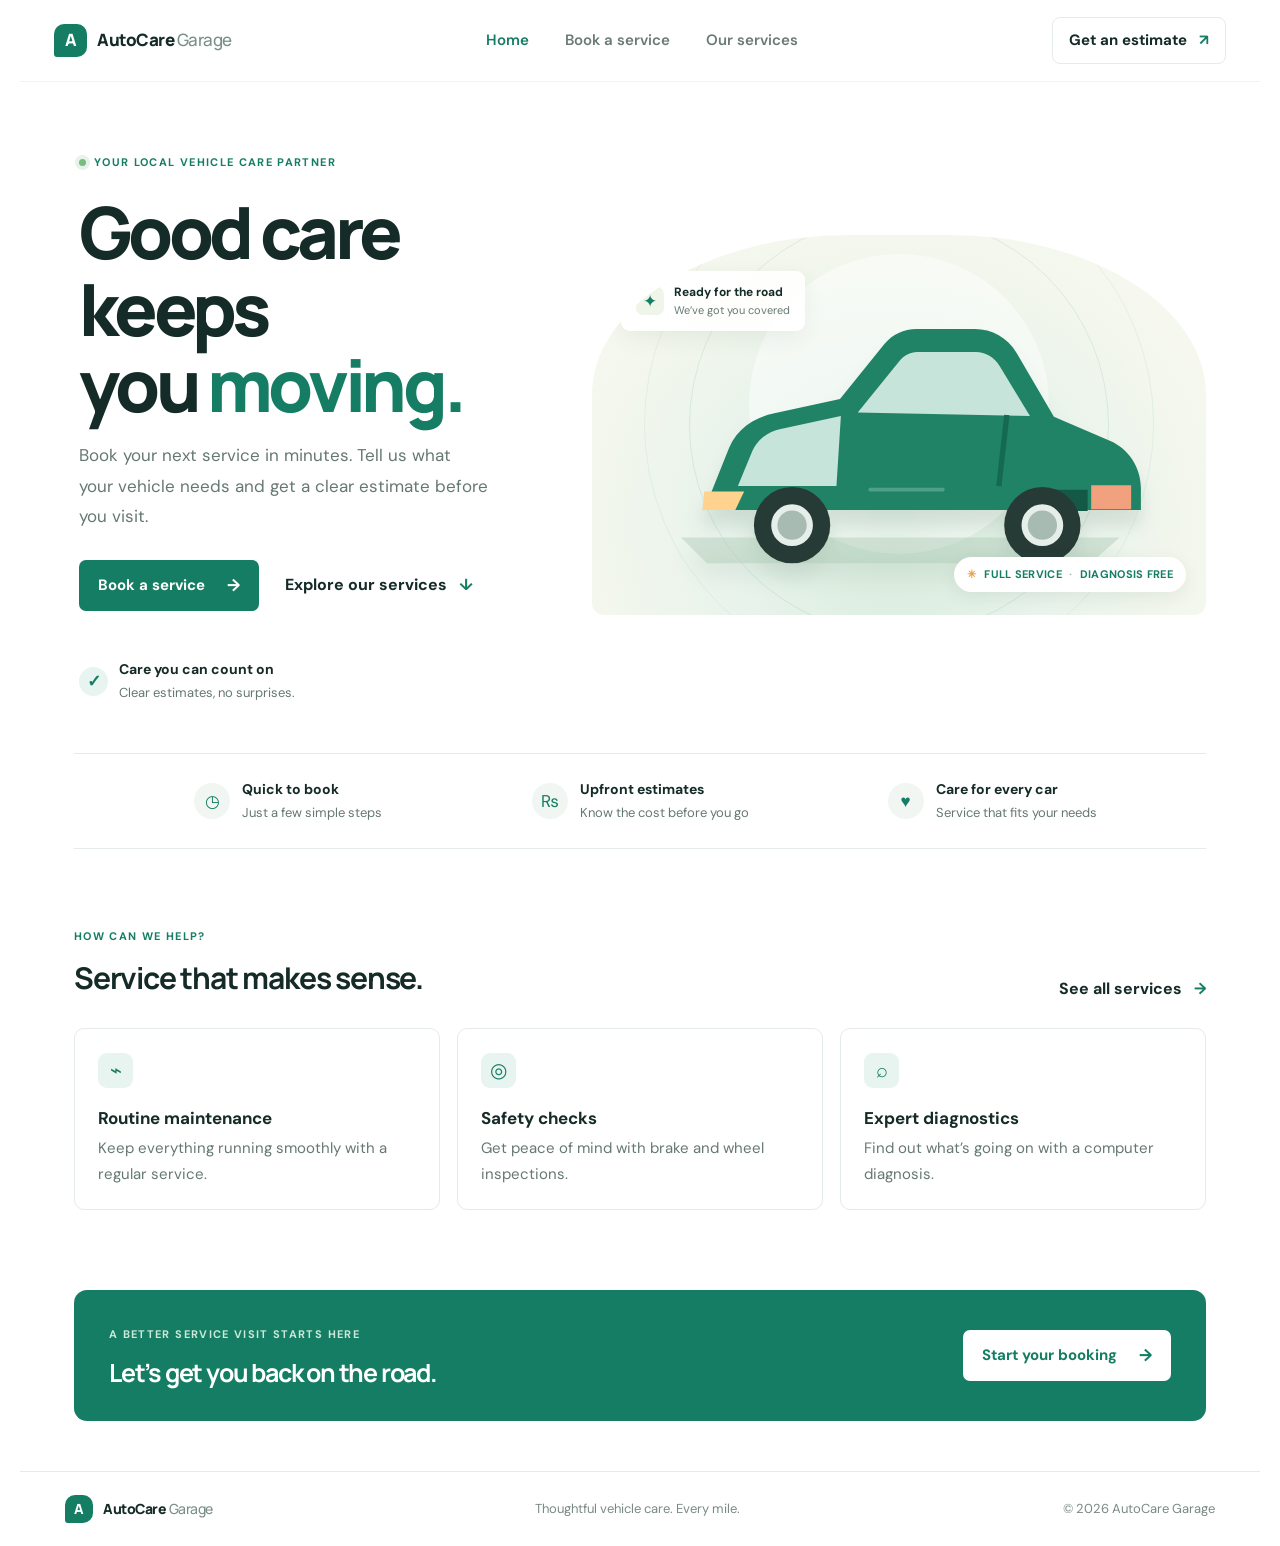
<file: index.html>
<!doctype html>
<html lang="en">
<head>
  <meta charset="utf-8">
  <meta name="viewport" content="width=device-width, initial-scale=1">
  <meta name="description" content="Book trusted vehicle servicing with an instant estimate from AutoCare Garage.">
  <title>AutoCare Garage | Vehicle Service Booking</title>
  <link rel="preconnect" href="https://fonts.googleapis.com">
  <link rel="preconnect" href="https://fonts.gstatic.com" crossorigin>
  <link href="https://fonts.googleapis.com/css2?family=DM+Sans:wght@400;500;600;700&family=Manrope:wght@400;500;600;700;800&display=swap" rel="stylesheet">
  <link rel="stylesheet" href="styles.css">
</head>
<body>
  <header class="site-header">
    <a class="brand" href="index.html" aria-label="AutoCare Garage home"><span class="brand-mark">A</span><span>AutoCare<span class="brand-light"> Garage</span></span></a>
    <nav aria-label="Main navigation"><a class="active" href="index.html">Home</a><a href="service.html">Book a service</a><a href="service.html#services">Our services</a></nav>
    <a class="header-cta" href="service.html">Get an estimate <span aria-hidden="true">↗</span></a>
  </header>

  <main>
    <section class="hero">
      <div class="hero-copy">
        <span class="eyebrow"><span class="status-dot"></span> YOUR LOCAL VEHICLE CARE PARTNER</span>
        <h1>Good care keeps<br>you <span>moving.</span></h1>
        <p>Book your next service in minutes. Tell us what your vehicle needs and get a clear estimate before you visit.</p>
        <div class="hero-actions"><a class="button button-primary" href="service.html">Book a service <span aria-hidden="true">→</span></a><a class="text-link" href="service.html#services">Explore our services <span aria-hidden="true">↓</span></a></div>
        <div class="hero-proof"><div class="proof-icon">✓</div><div><strong>Care you can count on</strong><span>Clear estimates, no surprises.</span></div></div>
      </div>
      <div class="hero-art" role="img" aria-label="Illustration of a car ready for a service check">
        <div class="art-orbit orbit-one"></div><div class="art-orbit orbit-two"></div>
        <div class="art-label"><span class="label-icon">✦</span><span><strong>Ready for the road</strong><small>We’ve got you covered</small></span></div>
        <svg class="car-illustration" viewBox="0 0 650 330" aria-hidden="true"><path class="car-shadow" d="M79 253h494l-33 29H108z"/><path class="car-body" d="m105 222 28-70c9-21 27-34 51-39l74-16 50-62c9-11 22-17 36-17h66c19 0 37 10 47 27l42 72 63 27c21 9 35 30 35 53v25H105z"/><path class="car-window" d="m278 112 47-58c5-6 12-10 20-10h66c11 0 21 6 27 16l34 56z"/><path class="car-window" d="m259 116-69 15c-14 3-25 12-31 25l-16 39h111z"/><path class="car-divider" d="m446 115-9 80"/><path class="car-lamp" d="M105 201h45l-10 21h-37z"/><path class="car-lamp rear" d="M541 194h45v27h-45z"/><path class="car-grill" d="M490 199h47v24h-47z"/><circle class="wheel" cx="204" cy="239" r="43"/><circle class="wheel-core" cx="204" cy="239" r="20"/><circle class="wheel" cx="486" cy="239" r="43"/><circle class="wheel-core" cx="486" cy="239" r="20"/><path class="car-line" d="M292 199h82"/></svg>
        <div class="art-service-chip"><span>✳</span> FULL SERVICE <b>·</b> DIAGNOSIS FREE</div>
      </div>
    </section>

    <section class="trust-strip" aria-label="Our service benefits"><div><span class="trust-icon">◷</span><span><strong>Quick to book</strong><small>Just a few simple steps</small></span></div><div><span class="trust-icon">₨</span><span><strong>Upfront estimates</strong><small>Know the cost before you go</small></span></div><div><span class="trust-icon">♥</span><span><strong>Care for every car</strong><small>Service that fits your needs</small></span></div></section>

    <section class="services-preview" id="services">
      <div class="section-heading"><div><span class="eyebrow">HOW CAN WE HELP?</span><h2>Service that makes sense.</h2></div><a class="text-link" href="service.html#services">See all services <span aria-hidden="true">→</span></a></div>
      <div class="service-cards"><article><span class="service-symbol">⌁</span><h3>Routine maintenance</h3><p>Keep everything running smoothly with a regular service.</p></article><article><span class="service-symbol">◎</span><h3>Safety checks</h3><p>Get peace of mind with brake and wheel inspections.</p></article><article><span class="service-symbol">⌕</span><h3>Expert diagnostics</h3><p>Find out what’s going on with a computer diagnosis.</p></article></div>
    </section>
    <section class="final-cta"><div><span class="eyebrow">A BETTER SERVICE VISIT STARTS HERE</span><h2>Let’s get you back on the road.</h2></div><a class="button button-light" href="service.html">Start your booking <span aria-hidden="true">→</span></a></section>
  </main>
  <footer class="site-footer"><a class="brand footer-brand" href="index.html"><span class="brand-mark">A</span><span>AutoCare<span class="brand-light"> Garage</span></span></a><span>Thoughtful vehicle care. Every mile.</span><span>© 2026 AutoCare Garage</span></footer>
</body>
</html>
</file>
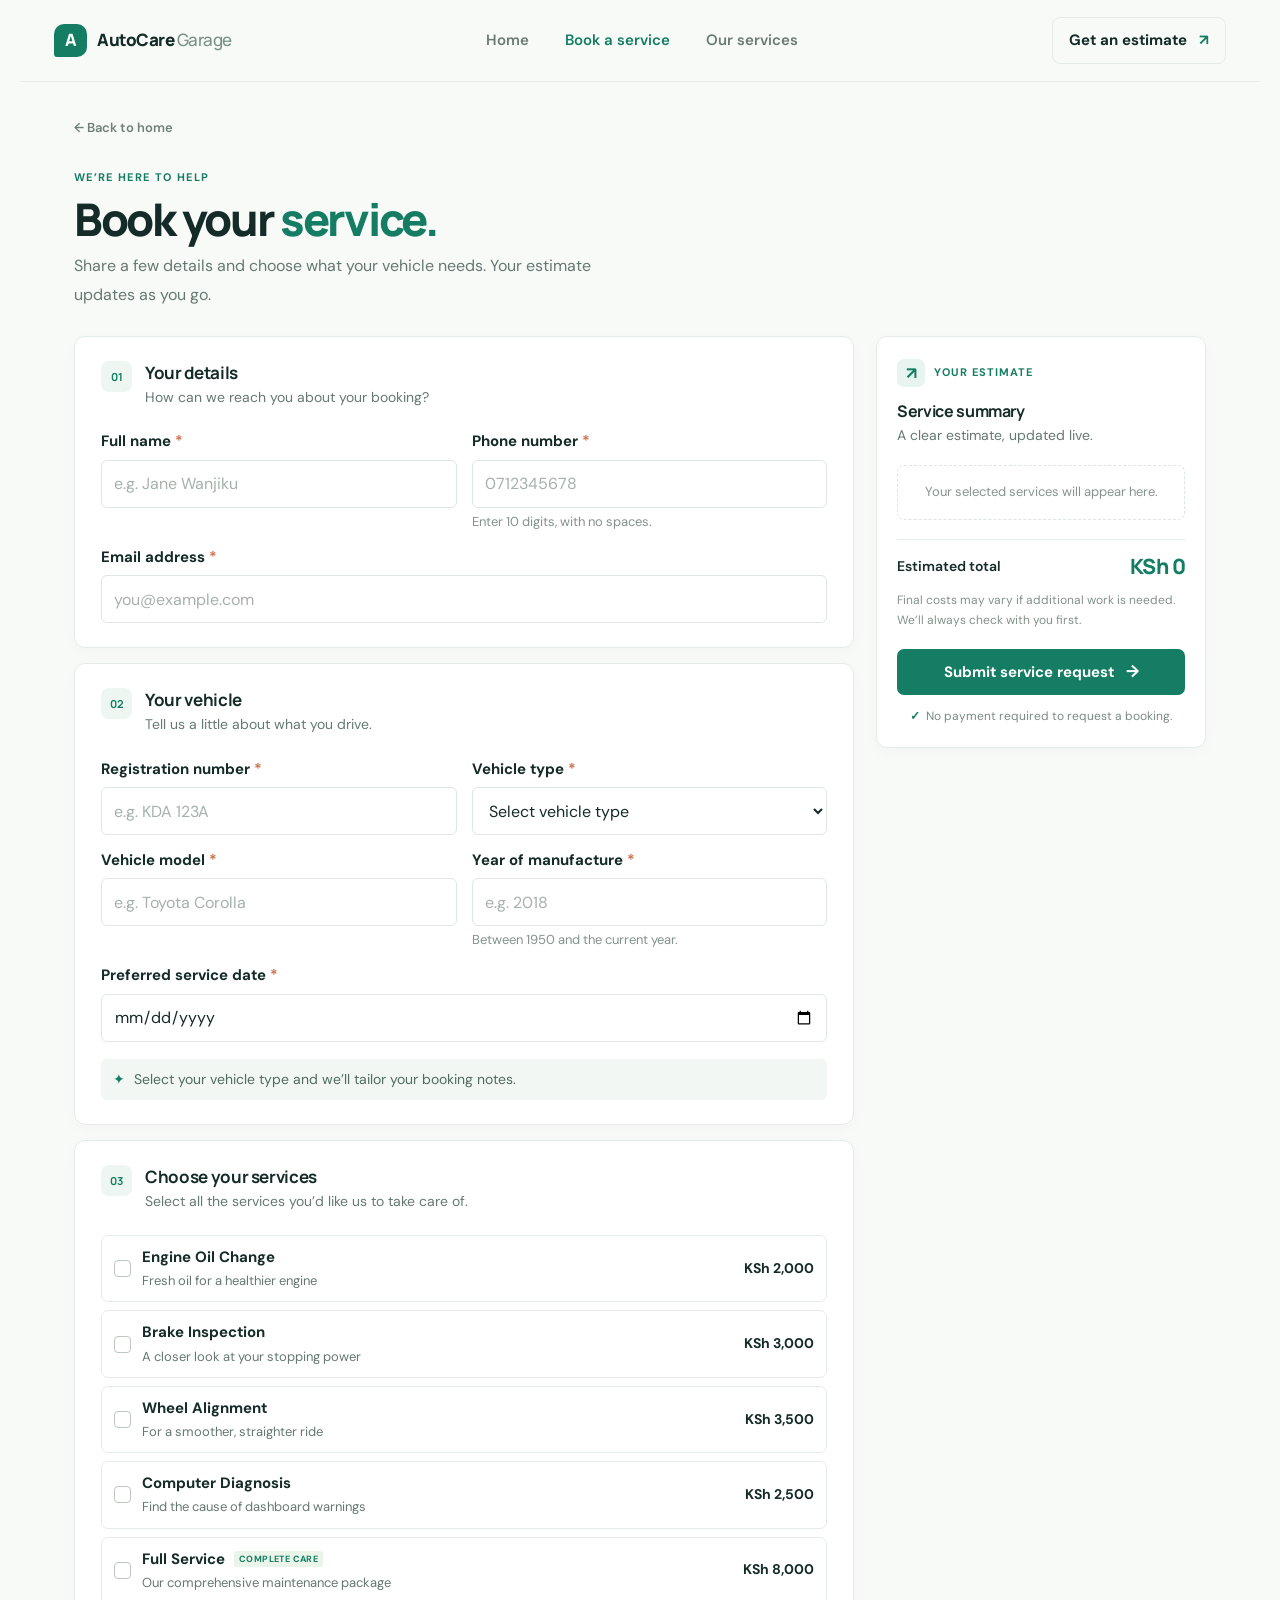
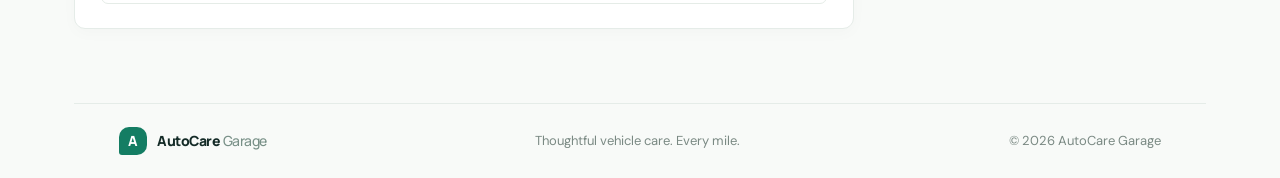
<file: service.html>
<!doctype html>
<html lang="en">
<head>
  <meta charset="utf-8">
  <meta name="viewport" content="width=device-width, initial-scale=1">
  <meta name="description" content="Choose your vehicle services, get an instant estimate, and send a booking request to AutoCare Garage.">
  <title>Book a Service | AutoCare Garage</title>
  <link rel="preconnect" href="https://fonts.googleapis.com">
  <link rel="preconnect" href="https://fonts.gstatic.com" crossorigin>
  <link href="https://fonts.googleapis.com/css2?family=DM+Sans:wght@400;500;600;700&family=Manrope:wght@400;500;600;700;800&display=swap" rel="stylesheet">
  <link rel="stylesheet" href="styles.css">
  <script src="app.js" defer></script>
</head>
<body class="booking-page">
  <header class="site-header">
    <a class="brand" href="index.html" aria-label="AutoCare Garage home"><span class="brand-mark">A</span><span>AutoCare<span class="brand-light"> Garage</span></span></a>
    <nav aria-label="Main navigation"><a href="index.html">Home</a><a class="active" href="service.html">Book a service</a><a href="index.html#services">Our services</a></nav>
    <a class="header-cta" href="service.html">Get an estimate <span aria-hidden="true">↗</span></a>
  </header>
  <main class="booking-main">
    <div class="page-intro"><a class="back-link" href="index.html">← Back to home</a><span class="eyebrow">WE’RE HERE TO HELP</span><h1>Book your <span>service.</span></h1><p>Share a few details and choose what your vehicle needs. Your estimate updates as you go.</p></div>
    <form id="serviceForm" action="process_service.php" method="post" novalidate>
      <div class="form-layout">
        <div class="form-main">
          <section class="form-card">
            <div class="form-section-title"><span class="step-number">01</span><div><h2>Your details</h2><p>How can we reach you about your booking?</p></div></div>
            <div class="field-grid">
              <div class="field"><label for="customer_name">Full name <span class="required">*</span></label><input type="text" id="customer_name" name="customer_name" autocomplete="name" placeholder="e.g. Jane Wanjiku" required><small class="field-error" id="customer_name_error"></small></div>
              <div class="field"><label for="phone">Phone number <span class="required">*</span></label><input type="tel" id="phone" name="phone" inputmode="numeric" autocomplete="tel" placeholder="0712345678" maxlength="10" required><small class="field-hint">Enter 10 digits, with no spaces.</small><small class="field-error" id="phone_error"></small></div>
              <div class="field full-width"><label for="email">Email address <span class="required">*</span></label><input type="email" id="email" name="email" autocomplete="email" placeholder="you@example.com" required><small class="field-error" id="email_error"></small></div>
            </div>
          </section>

          <section class="form-card">
            <div class="form-section-title"><span class="step-number">02</span><div><h2>Your vehicle</h2><p>Tell us a little about what you drive.</p></div></div>
            <div class="field-grid">
              <div class="field"><label for="registration">Registration number <span class="required">*</span></label><input type="text" id="registration" name="registration" placeholder="e.g. KDA 123A" maxlength="15" required><small class="field-error" id="registration_error"></small></div>
              <div class="field"><label for="vehicle_type">Vehicle type <span class="required">*</span></label><select id="vehicle_type" name="vehicle_type" required><option value="">Select vehicle type</option><option>Saloon Car</option><option>SUV</option><option>Pickup</option><option>Van</option></select><small class="field-error" id="vehicle_type_error"></small></div>
              <div class="field"><label for="vehicle_model">Vehicle model <span class="required">*</span></label><input type="text" id="vehicle_model" name="vehicle_model" placeholder="e.g. Toyota Corolla" required><small class="field-error" id="vehicle_model_error"></small></div>
              <div class="field"><label for="year">Year of manufacture <span class="required">*</span></label><input type="number" id="year" name="year" inputmode="numeric" placeholder="e.g. 2018" min="1950" required><small class="field-hint">Between 1950 and the current year.</small><small class="field-error" id="year_error"></small></div>
              <div class="field full-width"><label for="service_date">Preferred service date <span class="required">*</span></label><input type="date" id="service_date" name="service_date" required><small class="field-error" id="service_date_error"></small></div>
            </div>
            <div class="vehicle-note" id="vehicleNote" aria-live="polite"><span>✦</span><span>Select your vehicle type and we’ll tailor your booking notes.</span></div>
            <div class="age-warning" id="ageWarning" hidden><span>⚠</span><span>Older vehicle? A Computer Diagnosis can help us identify issues before servicing.</span></div>
          </section>

          <section class="form-card" id="services">
            <div class="form-section-title"><span class="step-number">03</span><div><h2>Choose your services</h2><p>Select all the services you’d like us to take care of.</p></div></div>
            <div class="service-options" role="group" aria-label="Available vehicle services">
              <label class="service-option"><input type="checkbox" name="services[]" value="oil_change" data-name="Engine Oil Change" data-price="2000"><span class="custom-check" aria-hidden="true"></span><span class="option-copy"><strong>Engine Oil Change</strong><small>Fresh oil for a healthier engine</small></span><span class="option-price">KSh 2,000</span></label>
              <label class="service-option"><input type="checkbox" name="services[]" value="brake_inspection" data-name="Brake Inspection" data-price="3000"><span class="custom-check" aria-hidden="true"></span><span class="option-copy"><strong>Brake Inspection</strong><small>A closer look at your stopping power</small></span><span class="option-price">KSh 3,000</span></label>
              <label class="service-option"><input type="checkbox" name="services[]" value="wheel_alignment" data-name="Wheel Alignment" data-price="3500"><span class="custom-check" aria-hidden="true"></span><span class="option-copy"><strong>Wheel Alignment</strong><small>For a smoother, straighter ride</small></span><span class="option-price">KSh 3,500</span></label>
              <label class="service-option"><input type="checkbox" name="services[]" value="computer_diagnosis" data-name="Computer Diagnosis" data-price="2500"><span class="custom-check" aria-hidden="true"></span><span class="option-copy"><strong>Computer Diagnosis</strong><small>Find the cause of dashboard warnings</small></span><span class="option-price">KSh 2,500</span></label>
              <label class="service-option featured-option"><input type="checkbox" name="services[]" value="full_service" data-name="Full Service" data-price="8000"><span class="custom-check" aria-hidden="true"></span><span class="option-copy"><strong>Full Service <span class="popular-tag">COMPLETE CARE</span></strong><small>Our comprehensive maintenance package</small></span><span class="option-price">KSh 8,000</span></label>
            </div>
            <small class="field-error services-error" id="services_error"></small>
          </section>
          <div class="form-submit-mobile"><button class="button button-primary submit-button" type="submit">Submit service request <span aria-hidden="true">→</span></button><p>We’ll confirm your booking details with you.</p></div>
        </div>

        <aside class="estimate-card" aria-label="Live service estimate">
          <div class="estimate-top"><span class="estimate-icon">↗</span><span class="estimate-kicker">YOUR ESTIMATE</span></div>
          <h2>Service summary</h2><p class="estimate-subtitle">A clear estimate, updated live.</p>
          <div class="selected-list" id="selectedServices" aria-live="polite"><div class="empty-selection">Your selected services will appear here.</div></div>
          <div class="estimate-divider"></div>
          <div class="estimate-total"><span>Estimated total</span><strong id="estimatedTotal">KSh 0</strong></div>
          <p class="estimate-disclaimer">Final costs may vary if additional work is needed. We’ll always check with you first.</p>
          <div class="free-service-note" id="freeDiagnosisNote" hidden><span>✦</span><span>Computer Diagnosis is on us with Full Service.</span></div>
          <button class="button button-primary submit-button desktop-submit" type="submit">Submit service request <span aria-hidden="true">→</span></button>
          <p class="secure-note"><span>✓</span> No payment required to request a booking.</p>
        </aside>
      </div>
    </form>
  </main>
  <footer class="site-footer"><a class="brand footer-brand" href="index.html"><span class="brand-mark">A</span><span>AutoCare<span class="brand-light"> Garage</span></span></a><span>Thoughtful vehicle care. Every mile.</span><span>© 2026 AutoCare Garage</span></footer>
</body>
</html>
</file>
<file: styles.css>
:root {
  --ink: #142b27;
  --muted: #667873;
  --green: #147d63;
  --green-dark: #0f634f;
  --mint: #e8f4ef;
  --lime: #c9e9a8;
  --line: #e5ece8;
  --paper: #ffffff;
  --wash: #f7faf8;
  --orange: #e99a55;
  --shadow: 0 18px 55px rgba(25, 64, 51, 0.09);
}

* {
  box-sizing: border-box;
}

html {
  scroll-behavior: smooth;
}

body {
  margin: 0;
  background: var(--paper);
  color: var(--ink);
  font-family: 'DM Sans', sans-serif;
  font-size: 17px;
  line-height: 1.55;
}

a {
  color: inherit;
  text-decoration: none;
}

/* -------------------------------------------------------------------------- */
/* Header and brand                                                           */
/* -------------------------------------------------------------------------- */

.site-header {
  display: flex;
  align-items: center;
  justify-content: space-between;
  max-width: 1240px;
  height: 82px;
  margin: 0 auto;
  padding: 0 34px;
  border-bottom: 1px solid rgba(20, 43, 39, 0.06);
}

.brand {
  display: inline-flex;
  align-items: center;
  gap: 10px;
  font-family: Manrope, sans-serif;
  font-size: 17px;
  font-weight: 800;
  letter-spacing: -0.5px;
}

.brand-mark {
  display: inline-grid;
  place-items: center;
  width: 33px;
  height: 33px;
  border-radius: 10px 10px 10px 3px;
  background: var(--green);
  color: #ffffff;
  font-family: Manrope, sans-serif;
  font-size: 17px;
  font-weight: 800;
}

.brand-light {
  color: #789087;
  font-weight: 500;
}

.site-header nav {
  display: flex;
  align-items: center;
  gap: 36px;
  color: #6b7a75;
  font-size: 15px;
  font-weight: 600;
}

.site-header nav a {
  transition: color 0.2s;
}

.site-header nav a:hover,
.site-header nav a.active {
  color: var(--green);
}

.header-cta {
  padding: 11px 16px;
  border: 1px solid var(--line);
  border-radius: 8px;
  font-size: 15px;
  font-weight: 700;
}

.header-cta span {
  margin-left: 8px;
  color: var(--green);
}

/* -------------------------------------------------------------------------- */
/* Landing page: hero                                                         */
/* -------------------------------------------------------------------------- */

.hero {
  display: grid;
  grid-template-columns: 0.88fr 1.12fr;
  align-items: center;
  gap: 36px;
  max-width: 1240px;
  min-height: 535px;
  margin: 0 auto;
  padding: 65px 54px 50px;
}

.hero-copy {
  padding-left: 5px;
}

.eyebrow {
  display: inline-flex;
  align-items: center;
  gap: 8px;
  color: var(--green);
  font-size: 11px;
  font-weight: 700;
  letter-spacing: 1.35px;
}

.status-dot {
  width: 7px;
  height: 7px;
  border-radius: 50%;
  background: #75bd80;
  box-shadow: 0 0 0 4px #e7f3e8;
}

.hero h1,
.page-intro h1 {
  margin: 21px 0 16px;
  font-family: Manrope, sans-serif;
  font-size: clamp(48px, 6vw, 72px);
  font-weight: 800;
  line-height: 1.06;
  letter-spacing: -4.2px;
}

.hero h1 span,
.page-intro h1 span {
  color: var(--green);
}

.hero-copy > p,
.page-intro > p {
  max-width: 410px;
  color: var(--muted);
  font-size: 17px;
  line-height: 1.8;
}

.hero-actions {
  display: flex;
  align-items: center;
  gap: 26px;
  margin-top: 28px;
}

.button {
  display: inline-flex;
  align-items: center;
  justify-content: center;
  gap: 22px;
  padding: 14px 19px;
  border: 0;
  border-radius: 7px;
  font-family: inherit;
  font-size: 15px;
  font-weight: 700;
  cursor: pointer;
  transition: background 0.2s, transform 0.2s;
}

.button:hover {
  transform: translateY(-1px);
}

.button-primary {
  background: var(--green);
  color: #ffffff;
}

.button-primary:hover {
  background: var(--green-dark);
}

.button span {
  font-size: 17px;
  line-height: 1;
}

.text-link {
  color: var(--ink);
  font-size: 16px;
  font-weight: 700;
}

.text-link span {
  margin-left: 8px;
  color: var(--green);
}

.hero-proof {
  display: flex;
  align-items: center;
  gap: 11px;
  margin-top: 48px;
}

.proof-icon {
  display: grid;
  place-items: center;
  width: 29px;
  height: 29px;
  border-radius: 50%;
  background: var(--mint);
  color: var(--green);
  font-weight: 700;
}

.hero-proof strong,
.hero-proof span {
  display: block;
}

.hero-proof strong {
  font-size: 14px;
}

.hero-proof span {
  margin-top: 2px;
  color: var(--muted);
  font-size: 13px;
}

/* Decorative car illustration */
.hero-art {
  position: relative;
  display: flex;
  align-items: center;
  justify-content: center;
  min-height: 380px;
  overflow: hidden;
  border-radius: 42% 42% 12px 12px;
  background: radial-gradient(
    ellipse at 49% 75%,
    #d3e9d8 0,
    #e8f3eb 38%,
    #f4f7ed 71%,
    #f9faf5 100%
  );
}

.hero-art::before {
  position: absolute;
  top: 19px;
  left: 50%;
  width: 300px;
  height: 300px;
  border-radius: 50%;
  background: rgba(255, 255, 255, 0.43);
  content: '';
  transform: translateX(-50%);
}

.art-orbit {
  position: absolute;
  top: -20px;
  left: 50%;
  width: 420px;
  height: 420px;
  border: 1px solid rgba(20, 125, 99, 0.11);
  border-radius: 50%;
  transform: translateX(-50%);
}

.orbit-two {
  top: -66px;
  width: 510px;
  height: 510px;
  border-color: rgba(20, 125, 99, 0.07);
}

.car-illustration {
  position: relative;
  z-index: 1;
  width: 94%;
  margin-top: 68px;
  filter: drop-shadow(0 15px 9px rgba(21, 64, 47, 0.12));
}

.car-body {
  fill: #218366;
}

.car-window {
  fill: #c7e4da;
}

.car-divider {
  stroke: #14694f;
  stroke-width: 6;
}

.car-shadow {
  fill: #aecbb7;
  opacity: 0.45;
}

.car-lamp {
  fill: #ffd28e;
}

.car-lamp.rear {
  fill: #f2a17e;
}

.car-grill {
  fill: #145846;
}

.wheel {
  fill: #273b36;
}

.wheel-core {
  fill: #a8bbb2;
  stroke: #e5eee9;
  stroke-width: 7;
}

.car-line {
  stroke: #4fa084;
  stroke-width: 4;
  stroke-linecap: round;
}

.art-label {
  position: absolute;
  z-index: 2;
  top: 36px;
  left: 29px;
  display: flex;
  align-items: center;
  gap: 10px;
  padding: 11px 14px;
  border: 1px solid rgba(255, 255, 255, 0.9);
  border-radius: 9px;
  background: rgba(255, 255, 255, 0.9);
  box-shadow: 0 7px 22px #24483812;
}

.label-icon {
  display: grid;
  place-items: center;
  width: 28px;
  height: 28px;
  border-radius: 7px;
  background: #eff5e8;
  color: var(--green);
}

.art-label strong,
.art-label small {
  display: block;
}

.art-label strong {
  font-size: 12px;
}

.art-label small {
  color: var(--muted);
  font-size: 11px;
}

.art-service-chip {
  position: absolute;
  z-index: 2;
  right: 20px;
  bottom: 23px;
  padding: 9px 13px;
  border-radius: 20px;
  background: #ffffff;
  color: var(--green);
  font-size: 11px;
  font-weight: 700;
  letter-spacing: 0.3px;
  box-shadow: 0 5px 18px #24483814;
}

.art-service-chip span {
  margin-right: 5px;
  color: #e0a24e;
}

.art-service-chip b {
  padding: 0 4px;
  color: #a0b4aa;
}

/* -------------------------------------------------------------------------- */
/* Landing page: benefits, services, and footer                               */
/* -------------------------------------------------------------------------- */

.trust-strip {
  display: grid;
  grid-template-columns: repeat(3, 1fr);
  max-width: 1132px;
  margin: 0 auto;
  padding: 25px 38px;
  border-top: 1px solid var(--line);
  border-bottom: 1px solid var(--line);
}

.trust-strip > div {
  display: flex;
  align-items: center;
  justify-content: center;
  gap: 12px;
}

.trust-icon {
  display: grid;
  place-items: center;
  width: 36px;
  height: 36px;
  border-radius: 50%;
  background: #f1f6f2;
  color: var(--green);
  font-size: 17px;
}

.trust-strip strong,
.trust-strip small {
  display: block;
}

.trust-strip strong {
  font-size: 14px;
}

.trust-strip small {
  margin-top: 2px;
  color: var(--muted);
  font-size: 13px;
}

.services-preview {
  max-width: 1132px;
  margin: 0 auto;
  padding: 72px 0 80px;
}

.section-heading {
  display: flex;
  align-items: flex-end;
  justify-content: space-between;
  margin-bottom: 26px;
}

.section-heading h2,
.final-cta h2 {
  margin: 8px 0 0;
  font-family: Manrope, sans-serif;
  font-size: 30px;
  letter-spacing: -1.2px;
}

.service-cards {
  display: grid;
  grid-template-columns: repeat(3, 1fr);
  gap: 17px;
}

.service-cards article {
  padding: 24px 23px 22px;
  border: 1px solid var(--line);
  border-radius: 10px;
  background: #ffffff;
}

.service-symbol {
  display: grid;
  place-items: center;
  width: 35px;
  height: 35px;
  border-radius: 9px;
  background: var(--mint);
  color: var(--green);
  font-size: 20px;
}

.service-cards h3 {
  margin: 17px 0 5px;
  font-size: 17px;
}

.service-cards p {
  margin: 0;
  color: var(--muted);
  font-size: 15px;
  line-height: 1.7;
}

.final-cta {
  display: flex;
  align-items: center;
  justify-content: space-between;
  max-width: 1132px;
  margin: 0 auto 50px;
  padding: 29px 35px;
  border-radius: 13px;
  background: var(--green);
  color: #ffffff;
}

.final-cta .eyebrow {
  color: #cce8d9;
}

.final-cta h2 {
  font-size: 25px;
}

.button-light {
  background: #ffffff;
  color: var(--green);
}

.button-light:hover {
  background: #edf7f0;
}

.site-footer {
  display: flex;
  align-items: center;
  justify-content: space-between;
  max-width: 1240px;
  margin: 0 auto;
  padding: 23px 45px;
  border-top: 1px solid var(--line);
  color: #7a8983;
  font-size: 13px;
}

.footer-brand {
  color: var(--ink);
  font-size: 14px;
}

.footer-brand .brand-mark {
  width: 28px;
  height: 28px;
  font-size: 14px;
}

/* -------------------------------------------------------------------------- */
/* Booking page: layout and introduction                                      */
/* -------------------------------------------------------------------------- */

.booking-page {
  background: #f8faf8;
}

.booking-main {
  max-width: 1132px;
  margin: 0 auto;
  padding: 36px 0 74px;
}

.page-intro {
  position: relative;
  padding-bottom: 26px;
}

.back-link {
  display: block;
  margin-bottom: 24px;
  color: #708078;
  font-size: 13px;
  font-weight: 600;
}

.back-link:hover {
  color: var(--green);
}

.page-intro h1 {
  margin: 8px 0;
  font-size: 45px;
  letter-spacing: -2.3px;
}

.page-intro > p {
  max-width: 560px;
  margin: 0;
  font-size: 16px;
}

.form-layout {
  display: grid;
  grid-template-columns: minmax(0, 1fr) 330px;
  align-items: start;
  gap: 22px;
}

.form-main {
  display: grid;
  gap: 15px;
}

.form-card,
.estimate-card {
  border: 1px solid var(--line);
  border-radius: 11px;
  background: #ffffff;
  box-shadow: 0 4px 16px rgba(31, 63, 50, 0.025);
}

.form-card {
  padding: 24px 26px;
}

.form-section-title {
  display: flex;
  align-items: flex-start;
  gap: 13px;
  margin-bottom: 22px;
}

.step-number {
  display: grid;
  flex: 0 0 31px;
  place-items: center;
  height: 31px;
  border-radius: 8px;
  background: #edf6f0;
  color: var(--green);
  font: 700 11px Manrope, sans-serif;
}

.form-section-title h2,
.estimate-card h2 {
  margin: 0;
  font: 700 17px Manrope, sans-serif;
  letter-spacing: -0.35px;
}

.form-section-title p,
.estimate-subtitle {
  margin: 3px 0 0;
  color: var(--muted);
  font-size: 14px;
}

/* Booking page: contact and vehicle fields */
.field-grid {
  display: grid;
  grid-template-columns: 1fr 1fr;
  column-gap: 15px;
  row-gap: 14px;
}

.field {
  min-width: 0;
}

.full-width {
  grid-column: 1 / -1;
}

.field label {
  display: block;
  margin-bottom: 6px;
  font-size: 15px;
  font-weight: 700;
}

.required {
  color: #d0704c;
}

.field input,
.field select {
  width: 100%;
  height: 48px;
  padding: 0 12px;
  border: 1px solid #dfe7e2;
  border-radius: 6px;
  outline: none;
  background: #ffffff;
  color: var(--ink);
  font: 16px 'DM Sans', sans-serif;
  transition: border 0.15s, box-shadow 0.15s;
}

.field input::placeholder {
  color: #a6b1ac;
}

.field input:focus,
.field select:focus {
  border-color: #60a78f;
  box-shadow: 0 0 0 3px rgba(20, 125, 99, 0.09);
}

.field input[aria-invalid='true'],
.field select[aria-invalid='true'] {
  border-color: #cf6e62;
}

.field-hint,
.field-error {
  display: block;
  margin-top: 4px;
  font-size: 13px;
}

.field-hint {
  color: #84928c;
}

.field-error {
  min-height: 0;
  color: #bd5148;
}

.field-error:empty {
  display: none;
}

.vehicle-note,
.age-warning {
  display: flex;
  align-items: center;
  gap: 9px;
  margin-top: 17px;
  padding: 10px 12px;
  border-radius: 6px;
  background: #f2f7f3;
  color: #506c5e;
  font-size: 14px;
}

.vehicle-note > span:first-child {
  color: var(--green);
  font-size: 14px;
}

.age-warning {
  background: #fff6e8;
  color: #866334;
}

.age-warning > span:first-child {
  font-size: 14px;
}

.age-warning[hidden],
.free-service-note[hidden] {
  display: none;
}

/* Booking page: selectable services */
.service-options {
  display: grid;
  gap: 8px;
}

.service-option {
  position: relative;
  display: flex;
  align-items: center;
  gap: 11px;
  min-height: 62px;
  padding: 10px 12px;
  border: 1px solid #e5ece7;
  border-radius: 7px;
  cursor: pointer;
  transition: border-color 0.15s, background 0.15s;
}

.service-option:hover {
  border-color: #a5cbbb;
}

.service-option:has(input:checked) {
  border-color: #62a98f;
  background: #f5faf6;
}

.service-option input {
  position: absolute;
  width: 1px;
  height: 1px;
  opacity: 0;
}

.custom-check {
  flex: 0 0 17px;
  width: 17px;
  height: 17px;
  border: 1.5px solid #bac8c0;
  border-radius: 4px;
  background: #ffffff;
}

.service-option input:checked + .custom-check {
  position: relative;
  border-color: var(--green);
  background: var(--green);
}

.service-option input:checked + .custom-check::after {
  position: absolute;
  top: -3px;
  left: 2px;
  color: #ffffff;
  content: '✓';
  font-size: 13px;
  font-weight: 700;
}

.service-option input:focus-visible + .custom-check {
  outline: 3px solid #b6dec9;
}

.option-copy {
  flex: 1;
}

.option-copy strong,
.option-copy small {
  display: block;
}

.option-copy strong {
  font-size: 15px;
}

.option-copy small {
  margin-top: 2px;
  color: var(--muted);
  font-size: 13px;
}

.option-price {
  font-size: 14px;
  font-weight: 700;
  white-space: nowrap;
}

.popular-tag {
  display: inline-block;
  margin-left: 5px;
  padding: 2px 5px;
  border-radius: 3px;
  background: #eaf4e8;
  color: var(--green);
  font: 700 9px 'DM Sans', sans-serif;
  letter-spacing: 0.4px;
  vertical-align: 2px;
}

.services-error {
  margin-top: 7px;
}

/* Booking page: live estimate */
.estimate-card {
  position: sticky;
  top: 18px;
  padding: 22px 20px;
}

.estimate-top {
  display: flex;
  align-items: center;
  gap: 9px;
  margin-bottom: 13px;
}

.estimate-icon {
  display: grid;
  place-items: center;
  width: 28px;
  height: 28px;
  border-radius: 7px;
  background: var(--mint);
  color: var(--green);
  font-weight: 700;
}

.estimate-kicker {
  color: var(--green);
  font-size: 11px;
  font-weight: 700;
  letter-spacing: 1px;
}

.estimate-card h2 {
  font-size: 16px;
}

.estimate-subtitle {
  margin-top: 3px;
}

.selected-list {
  min-height: 62px;
  margin-top: 19px;
}

.empty-selection {
  padding: 16px 10px;
  border: 1px dashed #dce6df;
  border-radius: 7px;
  color: #87948e;
  font-size: 13px;
  text-align: center;
}

.selected-item {
  display: flex;
  align-items: center;
  justify-content: space-between;
  gap: 10px;
  padding: 8px 0;
  border-bottom: 1px solid #f0f3f1;
  font-size: 13px;
}

.selected-item:last-child {
  border-bottom: 0;
}

.selected-item .free-price {
  color: var(--green);
  font-weight: 700;
}

.estimate-divider {
  height: 1px;
  margin: 12px 0;
  background: var(--line);
}

.estimate-total {
  display: flex;
  align-items: center;
  justify-content: space-between;
}

.estimate-total span {
  font-size: 14px;
  font-weight: 600;
}

.estimate-total strong {
  color: var(--green);
  font: 800 21px Manrope, sans-serif;
  letter-spacing: -0.5px;
}

.estimate-disclaimer {
  margin: 11px 0 0;
  color: #83918a;
  font-size: 12px;
  line-height: 1.6;
}

.free-service-note {
  display: flex;
  gap: 8px;
  margin-top: 13px;
  padding: 9px;
  border-radius: 6px;
  background: #edf7ed;
  color: #2e7554;
  font-size: 12px;
  line-height: 1.5;
}

.free-service-note span:first-child {
  font-size: 13px;
}

.desktop-submit {
  width: 100%;
  margin-top: 19px;
  padding: 13px 12px;
  gap: 12px;
  font-size: 15px;
}

.secure-note {
  display: flex;
  align-items: center;
  justify-content: center;
  gap: 6px;
  margin: 12px 0 0;
  color: #7c8a84;
  font-size: 12px;
}

.secure-note span {
  color: var(--green);
  font-weight: 700;
}

.form-submit-mobile {
  display: none;
}

.booking-page .site-footer {
  max-width: 1132px;
}

/* Optional inline form status styles */
.form-status {
  margin-bottom: 15px;
  padding: 12px 14px;
  border-radius: 7px;
  background: #fff0ef;
  color: #a34137;
  font-size: 13px;
}

.form-status.success {
  background: #eaf5ed;
  color: #226143;
}

/* -------------------------------------------------------------------------- */
/* PHP response: confirmation and validation error pages                      */
/* -------------------------------------------------------------------------- */

.confirmation-card {
  max-width: 760px;
  margin: 0 auto;
  padding: 30px;
}

.confirmation-card > h1 {
  color: var(--ink);
}

.confirmation-card > p {
  color: var(--muted);
  font-size: 15px;
}

.confirmation-card ul {
  padding-left: 20px;
  color: #a34137;
  font-size: 15px;
  line-height: 1.9;
}

.confirmation-card .button {
  margin-top: 12px;
}

.confirmation-details {
  display: grid;
  grid-template-columns: 1fr 1fr;
  gap: 14px;
  padding: 18px 0;
  border-top: 1px solid var(--line);
  border-bottom: 1px solid var(--line);
}

.confirmation-details > div span,
.confirmation-details > div strong {
  display: block;
}

.confirmation-details > div span {
  color: var(--muted);
  font-size: 13px;
}

.confirmation-details > div strong {
  margin-top: 3px;
  font-size: 15px;
  overflow-wrap: anywhere;
}

.confirmation-services h3 {
  margin: 20px 0 7px;
  font-size: 15px;
}

.confirmation-services ul {
  margin: 0;
  padding: 0;
  list-style: none;
}

.confirmation-services li {
  display: flex;
  justify-content: space-between;
  gap: 12px;
  padding: 9px 0;
  border-bottom: 1px solid #f0f3f1;
  color: var(--ink);
  font-size: 14px;
}

.confirmation-services li strong {
  white-space: nowrap;
}

.confirmation-total {
  padding-top: 13px;
  border-top: 1px solid var(--line);
}

.confirmation-free {
  padding: 10px 12px;
  border-radius: 6px;
  background: #edf7ed;
  color: #2e7554 !important;
}

.confirmation-card .estimate-disclaimer {
  margin-bottom: 17px;
  font-size: 13px;
}

/* -------------------------------------------------------------------------- */
/* Responsive layouts                                                         */
/* -------------------------------------------------------------------------- */

@media (max-width: 1200px) {
  .services-preview,
  .trust-strip,
  .final-cta,
  .booking-main {
    margin-right: 34px;
    margin-left: 34px;
  }

  .booking-main {
    padding-top: 27px;
  }

  .site-footer {
    padding-right: 34px;
    padding-left: 34px;
  }
}

@media (max-width: 760px) {
  .site-header {
    height: 69px;
    padding: 0 20px;
  }

  .site-header nav {
    gap: 15px;
  }

  .site-header nav a {
    font-size: 14px;
  }

  .site-header nav a:last-child,
  .header-cta {
    display: none;
  }

  .hero {
    grid-template-columns: 1fr;
    gap: 24px;
    padding: 42px 24px 38px;
  }

  .hero h1 {
    font-size: 58px;
  }

  .hero-proof {
    margin-top: 28px;
  }

  .hero-art {
    min-height: 300px;
    max-height: 340px;
  }

  .trust-strip {
    gap: 9px;
    margin: 0 20px;
    padding: 18px 5px;
  }

  .trust-strip > div {
    justify-content: flex-start;
    gap: 7px;
  }

  .trust-icon {
    flex: 0 0 30px;
    width: 30px;
    height: 30px;
    font-size: 14px;
  }

  .trust-strip strong {
    font-size: 13px;
  }

  .trust-strip small {
    font-size: 12px;
  }

  .services-preview {
    margin: 0 20px;
    padding: 52px 0;
  }

  .service-cards {
    grid-template-columns: 1fr;
    gap: 10px;
  }

  .service-cards article {
    padding: 17px;
  }

  .service-cards h3 {
    margin-top: 10px;
  }

  .section-heading h2 {
    font-size: 24px;
  }

  .final-cta {
    flex-direction: column;
    align-items: flex-start;
    gap: 20px;
    margin: 0 20px 30px;
    padding: 23px;
  }

  .final-cta h2 {
    font-size: 21px;
  }

  .site-footer {
    flex-wrap: wrap;
    gap: 10px;
    padding: 18px 20px;
  }

  .site-footer > span:nth-child(2) {
    display: none;
  }

  .booking-main {
    margin: 0 18px;
    padding: 25px 0 45px;
  }

  .page-intro {
    padding-bottom: 20px;
  }

  .page-intro h1 {
    font-size: 39px;
  }

  .form-layout {
    grid-template-columns: 1fr;
    gap: 14px;
  }

  .estimate-card {
    position: static;
    grid-row: 1;
    padding: 18px;
  }

  .estimate-card .desktop-submit {
    display: none;
  }

  .form-submit-mobile {
    display: block;
    padding: 3px 0;
  }

  .form-submit-mobile .submit-button {
    width: 100%;
  }

  .form-submit-mobile p {
    color: var(--muted);
    font-size: 13px;
    text-align: center;
  }

  .form-card {
    padding: 20px 17px;
  }

  .form-section-title {
    margin-bottom: 18px;
  }

  .booking-page .site-footer {
    margin: 0 18px;
  }

  .estimate-total strong {
    font-size: 20px;
  }
}

@media (max-width: 520px) {
  .confirmation-card {
    padding: 21px 17px;
  }

  .confirmation-details {
    grid-template-columns: 1fr;
  }

  .confirmation-total {
    align-items: flex-start;
    gap: 12px;
  }
}

@media (max-width: 420px) {
  .site-header nav {
    gap: 12px;
  }

  .brand {
    gap: 7px;
    font-size: 15px;
  }

  .brand-mark {
    width: 29px;
    height: 29px;
  }

  .field-grid {
    grid-template-columns: 1fr;
  }

  .full-width,
  .field-grid .full-width {
    grid-column: auto;
  }

  .form-layout {
    display: flex;
    flex-direction: column;
  }

  .form-main {
    order: 2;
    width: 100%;
  }

  .estimate-card {
    order: 1;
    width: 100%;
  }

  .trust-strip {
    grid-template-columns: 1fr;
    gap: 13px;
    padding-left: 20px;
  }

  .trust-strip > div {
    justify-content: flex-start;
  }

  .hero-actions {
    gap: 15px;
  }

  .hero-actions .button {
    padding: 13px 14px;
  }

  .text-link {
    font-size: 13px;
  }

  .hero-art {
    min-height: 260px;
  }

  .art-label {
    top: 24px;
    left: 15px;
  }

  .art-service-chip {
    right: 9px;
    bottom: 15px;
    font-size: 10px;
  }
}
</file>
